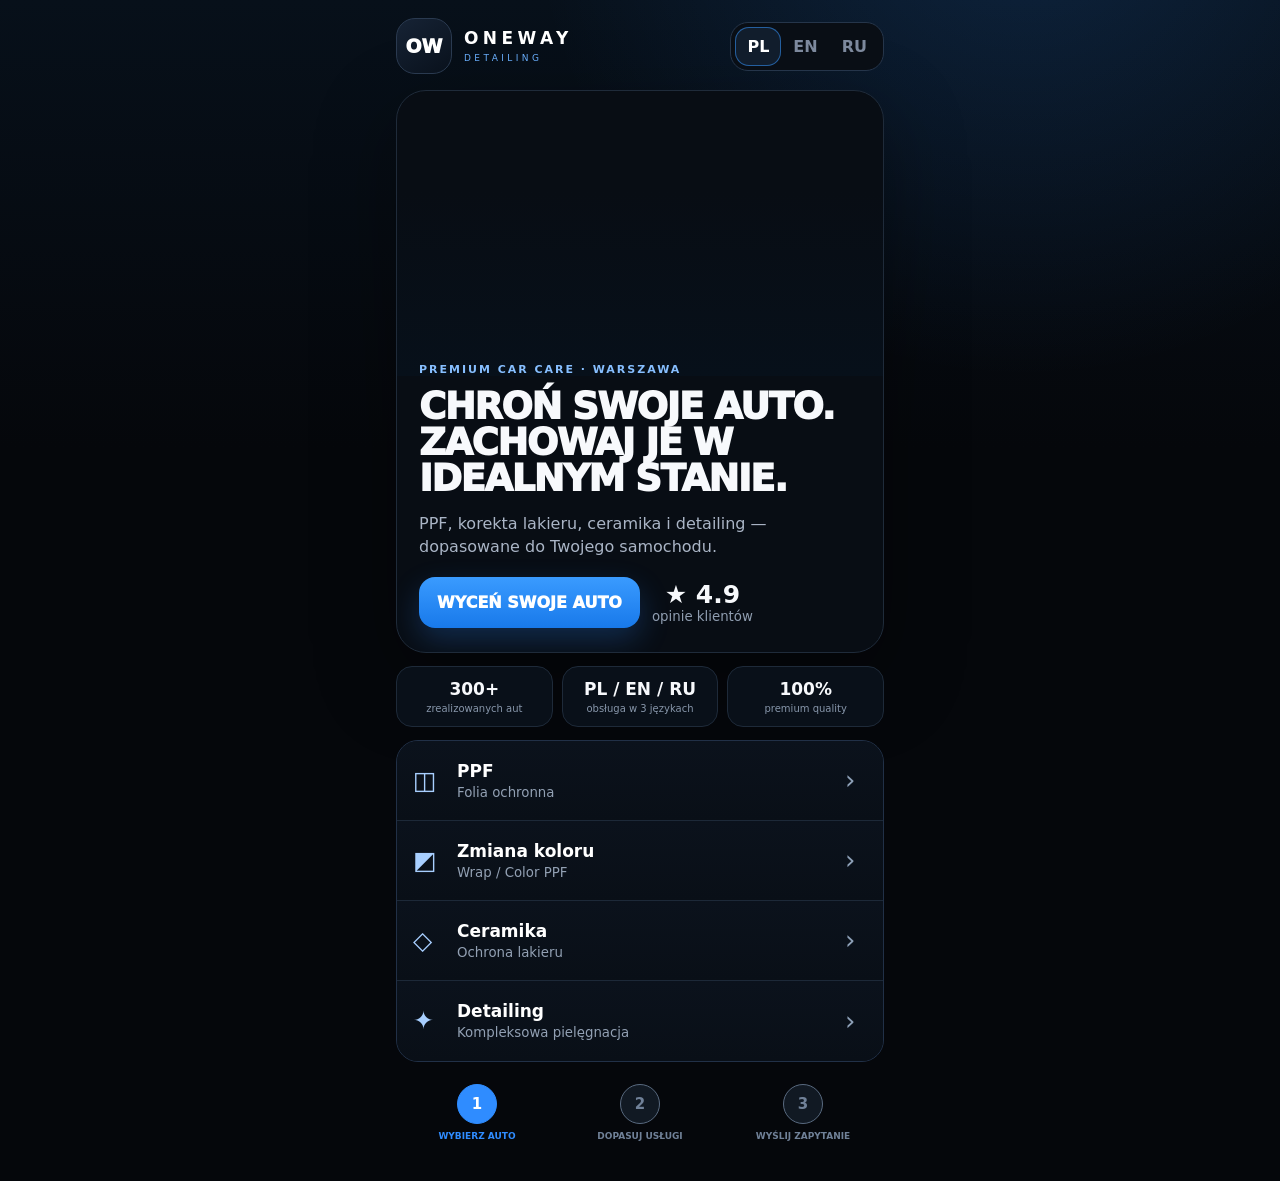
<file: index.html>
<!doctype html><html lang="pl"><head><meta charset="utf-8"><meta name="viewport" content="width=device-width,initial-scale=1,viewport-fit=cover"><meta name="theme-color" content="#05070b"><title>OneWay Detailing — Wycena</title><link rel="stylesheet" href="styles.css"></head><body><main class="app"><header class="topbar"><button class="brand" data-go="home"><span class="brand-logo">OW</span><span class="brand-copy"><b>ONEWAY</b><small>DETAILING</small></span></button><div class="langs"><button data-lang="pl" class="active">PL</button><button data-lang="en">EN</button><button data-lang="ru">RU</button></div></header><section id="home" class="screen active"><div class="hero"><div class="hero-photo"></div><div class="hero-copy"><span class="eyebrow" data-t="heroEyebrow"></span><h1 data-t="heroTitle"></h1><p data-t="heroSub"></p><div class="cta-row"><button class="primary" data-go="car" data-t="heroCta"></button><div class="rating"><b>★ 4.9</b><small data-t="reviews"></small></div></div></div></div><div class="stats"><div><b>300+</b><span data-t="cars"></span></div><div><b>PL / EN / RU</b><span data-t="langs"></span></div><div><b>100%</b><span>premium quality</span></div></div><div class="service-list"><button class="service-link" data-service-shortcut="ppf"><span class="ico">◫</span><span><b>PPF</b><small data-t="svcPpf"></small></span><span class="arr">›</span></button><button class="service-link" data-service-shortcut="color"><span class="ico">◩</span><span><b data-t="svcColor"></b><small>Wrap / Color PPF</small></span><span class="arr">›</span></button><button class="service-link" data-service-shortcut="ceramic"><span class="ico">◇</span><span><b data-t="svcCeramic"></b><small>Ochrona lakieru</small></span><span class="arr">›</span></button><button class="service-link" data-service-shortcut="detailing"><span class="ico">✦</span><span><b>Detailing</b><small>Kompleksowa pielęgnacja</small></span><span class="arr">›</span></button></div><div class="progress"><div class="active"><span>1</span>WYBIERZ AUTO</div><div><span>2</span>DOPASUJ USŁUGI</div><div><span>3</span>WYŚLIJ ZAPYTANIE</div></div></section><section id="car" class="screen"><div class="step-head"><button class="back" data-go="home">←</button><div><small data-t="step1"></small><h2 data-t="chooseCar"></h2></div></div><div class="panel"><label data-t="search"></label><div class="search-box"><span>⌕</span><input id="carSearch" autocomplete="off" data-ph="searchPh"></div><div id="results" class="results hidden"></div></div><div id="selectedCar" class="panel selected-car hidden"></div><div class="panel"><div class="selected-car"><div><b data-t="manual"></b></div><button id="manualToggle" class="secondary" data-t="manualBtn"></button></div></div><div id="manualForm" class="panel manual hidden"><input id="manualMake" data-ph="make"><input id="manualModel" data-ph="model"><input id="manualYear" data-ph="year"><button id="manualSave" class="secondary full" data-t="save"></button></div><button id="carNext" class="primary full disabled" data-t="nextService"></button></section><section id="service" class="screen"><div class="step-head"><button class="back" data-go="car">←</button><div><small data-t="step2"></small><h2 data-t="chooseService"></h2></div></div><div id="carChip" class="panel car-chip"></div><div class="tabs"><button data-service="ppf" class="active">PPF</button><button data-service="color" data-t="color"></button><button data-service="ceramic" data-t="ceramic"></button><button data-service="detailing">Detailing</button></div><div id="serviceContent"></div><button id="serviceNext" class="primary full disabled" data-t="nextSummary"></button></section><section id="summary" class="screen"><div class="step-head"><button class="back" data-go="service">←</button><div><small data-t="step3"></small><h2 data-t="summary"></h2></div></div><div id="summaryCard" class="panel summary"></div><div class="panel"><h3 data-t="location"></h3><label class="radio"><input type="radio" name="loc" checked><span><b>Odlewnicza 4</b><small>03-231 Warszawa</small></span></label><label class="radio"><input type="radio" name="loc"><span><b>Aleja Krakowska 155</b><small>02-180 Warszawa</small></span></label></div><div class="panel lead"><h3 data-t="contact"></h3><input id="leadName" data-ph="name"><input id="leadPhone" data-ph="phone" inputmode="tel"><select><option>WhatsApp</option><option>Telefon</option><option>Telegram</option></select><label class="consent"><input id="consent" type="checkbox"><span data-t="consent"></span></label><button id="sendLead" class="primary full disabled" data-t="send"></button></div><p class="fine">Orientacyjna cena nie jest ofertą handlową. Finalna wycena zależy od modelu, stanu lakieru i zakresu prac.</p></section><section id="success" class="screen success"><div class="success-icon">✓</div><h2 data-t="thanks"></h2><p data-t="thanksText"></p><button class="primary full" data-go="home" data-t="backHome"></button></section></main><script src="cars.js"></script><script src="app.js"></script></body></html>
</file>
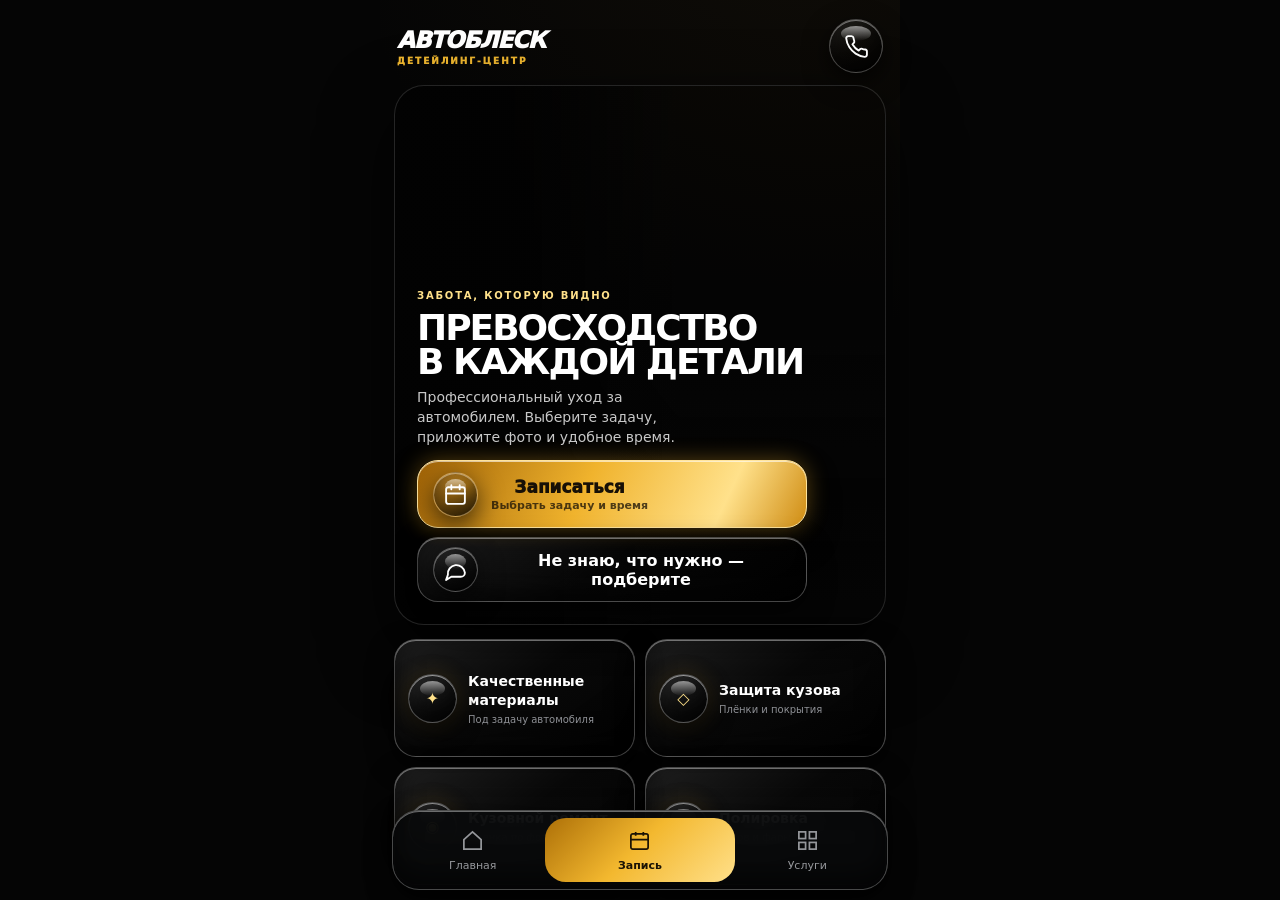
<file: autoblesk/v5/index.html>
<!doctype html><html lang="ru"><head><meta charset="utf-8"><meta name="viewport" content="width=device-width,initial-scale=1,viewport-fit=cover"><meta name="theme-color" content="#050505"><title>АВТОБЛЕСК</title><script src="https://telegram.org/js/telegram-web-app.js"></script><style>html,body{margin:0;width:100%;height:100%;overflow:hidden;background:#050505}iframe{display:block;width:100%;height:100%;border:0;background:#050505}</style></head><body><iframe id="app" src="../v4/?embedded=1&v=6" allow="camera; clipboard-write"></iframe><script>const tg=window.Telegram?.WebApp;if(tg){tg.ready();tg.expand()}const WA='79882155533';const frame=document.getElementById('app');frame.addEventListener('load',()=>{const w=frame.contentWindow,d=frame.contentDocument;try{const sendBtn=d.querySelector('#contact .cta');if(!sendBtn)throw new Error('Send button not found');sendBtn.removeAttribute('onclick');sendBtn.addEventListener('click',(e)=>{e.preventDefault();e.stopPropagation();const n=d.getElementById('name');const p=d.getElementById('phone');const m=d.getElementById('messenger');if(!n?.value.trim()||!p?.value.trim()){w.alert('Укажите имя и телефон');return}const rows=[...d.querySelectorAll('#summary .row')];const read=(label)=>{const r=rows.find(x=>x.querySelector('span')?.textContent.trim()===label);return r?.querySelector('b')?.textContent.trim()||''};const text=['Здравствуйте! Хочу оставить заявку в АВТОБЛЕСК.','',`🚗 Авто: ${read('Авто')||'не указано'}`,`🛠 Задача: ${read('Задача')||'не указано'}`,`📷 Фото: ${read('Фото')||'нет'}`,`🕒 Время: ${read('Время')||'уточнить'}`,'',`👤 Имя: ${n.value.trim()}`,`📞 Телефон: ${p.value.trim()}`,`💬 Удобная связь: ${m?.value||'не указано'}`].join('\n');const url='https://wa.me/'+WA+'?text='+encodeURIComponent(text);try{localStorage.setItem('autoblesk_last_lead',JSON.stringify({text,createdAt:new Date().toISOString()}))}catch(_){}try{if(tg?.HapticFeedback)tg.HapticFeedback.impactOccurred('medium')}catch(_){}try{if(tg&&typeof tg.openLink==='function'){tg.openLink(url);return}}catch(err){console.error('Telegram openLink failed',err)}try{window.open(url,'_blank','noopener,noreferrer')}catch(err){console.error('window.open failed',err);window.location.href=url}},true);const success=d.querySelector('#success p');if(success)success.textContent='После нажатия откроется WhatsApp АВТОБЛЕСК с готовой заявкой.'}catch(e){console.error('V5 init error',e)}});</script></body></html>
</file>
<file: styles.css>
:root{--bg:#05070b;--panel:#0a1018;--panel2:#0e1621;--text:#f7f9fc;--muted:#95a3b7;--line:#203046;--blue:#2f8cff;--blue2:#72b7ff;--radius:22px}*{box-sizing:border-box}html{background:#05070b}body{margin:0;background:radial-gradient(circle at 80% -10%,rgba(47,140,255,.16),transparent 30%),linear-gradient(180deg,#07101a 0,#05070b 38%,#05070b 100%);color:var(--text);font-family:Inter,ui-sans-serif,system-ui,-apple-system,BlinkMacSystemFont,"Segoe UI",sans-serif;min-height:100vh}button,input,select{font:inherit}button{cursor:pointer}.app{width:min(100%,520px);margin:auto;padding:18px 16px 40px;min-height:100vh}.topbar{display:flex;justify-content:space-between;align-items:center;margin-bottom:16px}.brand{display:flex;align-items:center;gap:12px;background:none;border:0;color:#fff;padding:0}.brand-logo{width:56px;height:56px;border-radius:19px;border:1px solid #2a3a50;background:linear-gradient(145deg,#162335,#09111c);display:grid;place-items:center;font-size:19px;font-weight:950}.brand-copy{display:flex;flex-direction:column;align-items:flex-start;line-height:1}.brand-copy b{font-size:17px;letter-spacing:.26em}.brand-copy small{margin-top:7px;color:#69aefc;letter-spacing:.38em;font-size:9px}.langs{display:flex;padding:4px;border:1px solid #25354a;border-radius:18px;background:#090e15}.langs button{border:0;background:transparent;color:#7d899d;padding:10px 12px;border-radius:14px;font-weight:900}.langs button.active{background:#111d2c;color:#fff;box-shadow:inset 0 0 0 1px #245f9f}.screen{display:none}.screen.active{display:block;animation:fade .18s ease}@keyframes fade{from{opacity:.3;transform:translateY(4px)}to{opacity:1;transform:none}}.hero{border:1px solid #1f2b3a;border-radius:30px;overflow:hidden;background:#080d14;box-shadow:0 28px 80px rgba(0,0,0,.35)}.hero-photo{height:285px;background:url('https://www.onewaydetailing.pl/og/default.jpg') center/cover no-repeat;position:relative}.hero-photo:after{content:"";position:absolute;inset:35% 0 0;background:linear-gradient(transparent,#07101a)}.hero-copy{padding:0 22px 24px;margin-top:-18px;position:relative}.eyebrow{color:#87bfff;font-weight:900;letter-spacing:.18em;font-size:11px}.hero h1{font-size:37px;line-height:.97;letter-spacing:-.04em;margin:12px 0 15px;font-weight:950}.hero p{color:#aab5c6;font-size:16px;line-height:1.48;margin:0 0 18px}.cta-row{display:flex;align-items:center;gap:12px}.primary,.secondary{border:0;border-radius:16px;padding:16px 18px;font-weight:950}.primary{background:linear-gradient(180deg,#3a9bff,#1879ea);color:white;box-shadow:0 12px 30px rgba(47,140,255,.24)}.secondary{background:#111a26;color:#dfeafd;border:1px solid #26374e}.primary.full,.secondary.full{width:100%}.disabled{opacity:.35;pointer-events:none}.rating{min-width:88px;text-align:center}.rating b{font-size:25px}.rating small{display:block;color:#8f9db0}.stats{display:grid;grid-template-columns:repeat(3,1fr);gap:9px;margin:13px 0}.stats div{background:#091019;border:1px solid #1e2a39;border-radius:16px;padding:12px 8px;text-align:center}.stats b{display:block;font-size:17px}.stats span{display:block;color:#8796aa;font-size:10px;margin-top:4px}.service-list{border:1px solid #213047;border-radius:22px;overflow:hidden;background:#091019}.service-link{display:grid;grid-template-columns:44px 1fr 22px;align-items:center;width:100%;border:0;border-bottom:1px solid #1d2938;background:linear-gradient(180deg,#0b121c,#090f17);color:#fff;text-align:left;padding:16px;min-height:80px}.service-link:last-child{border-bottom:0}.service-link .ico{font-size:25px;color:#a8cfff}.service-link b{font-size:17px}.service-link small{display:block;color:#92a0b3;margin-top:4px}.service-link .arr{font-size:26px;color:#8ea1b8}.progress{display:grid;grid-template-columns:repeat(3,1fr);gap:7px;margin:22px 3px 0}.progress div{text-align:center;color:#708198;font-size:9px;font-weight:900}.progress span{width:40px;height:40px;border-radius:50%;display:grid;place-items:center;margin:0 auto 7px;border:1px solid #596a80;background:#111923;font-size:15px}.progress .active{color:var(--blue)}.progress .active span{background:var(--blue);border-color:var(--blue);color:white}.step-head{display:flex;align-items:center;gap:13px;margin:16px 0 18px}.back{width:44px;height:44px;border-radius:15px;border:1px solid #223146;background:#0b111a;color:#fff;font-size:20px}.step-head small{display:block;color:#77aef2;font-size:10px;font-weight:900;letter-spacing:.15em}.step-head h2{font-size:30px;line-height:1.04;letter-spacing:-.035em;margin:4px 0 0}.panel{background:#0b111a;border:1px solid #1e2b3b;border-radius:20px;padding:16px;margin-bottom:12px}.search-box{display:flex;align-items:center;gap:9px;background:#060a10;border:1px solid #26364c;border-radius:15px;padding:0 12px}.search-box input{width:100%;border:0;background:transparent;color:white;padding:15px 0;outline:none}.results{margin-top:10px;border-top:1px solid #1e2b3b;padding-top:8px;max-height:360px;overflow:auto}.result{display:flex;justify-content:space-between;width:100%;border:0;background:transparent;color:white;padding:13px 8px;border-radius:11px;text-align:left}.result:hover{background:#101925}.hidden{display:none!important}.selected-car,.car-chip{display:flex;align-items:center;justify-content:space-between}.selected-car small,.car-chip small{display:block;color:#8e9caf;margin-top:3px}.manual{display:grid;gap:9px}.manual input,.lead input,.lead select{width:100%;background:#060a10;border:1px solid #26364c;border-radius:13px;color:white;padding:13px 14px;outline:none}.tabs{display:grid;grid-template-columns:repeat(4,1fr);gap:7px;margin-bottom:12px}.tabs button{border:1px solid #1e2b3b;background:#0b1119;color:#7e8ca0;padding:12px 7px;border-radius:12px;font-size:12px;font-weight:900}.tabs button.active{background:#12243a;border-color:#2c68a7;color:white}.vehicle-photo{height:235px;border-radius:20px;border:1px solid #213247;background-size:cover;background-position:center;margin-bottom:12px;position:relative;overflow:hidden}.vehicle-photo:after{content:"";position:absolute;inset:45% 0 0;background:linear-gradient(transparent,rgba(5,7,11,.72))}.vehicle-photo.ppf{background-image:url('https://www.onewaydetailing.pl/cases/bmw-m3-competition-pelne-oklejanie-ppf/gallery-01.webp')}.vehicle-photo.color{background-image:url('https://www.onewaydetailing.pl/cases/bmw-m4-cabrio-zmiana-koloru-ppf-styling/gallery-01.webp')}.vehicle-photo.ceramic{background-image:url('https://www.onewaydetailing.pl/cases/volvo-xc90-ppf-front-rivashield/gallery-01.webp')}.vehicle-photo.detailing{background-image:url('https://www.onewaydetailing.pl/cases/bmw-6-series-cabrio-detailing-soft-top/gallery-01.webp')}.photo-label{position:absolute;left:14px;bottom:12px;z-index:2}.photo-label b{font-size:18px}.photo-label small{display:block;color:#c2cede;margin-top:3px}.packages{display:grid;gap:10px}.package{border:1px solid #1e2b3b;background:#0b1119;border-radius:20px;padding:16px}.package.selected{border-color:#3c91f4;box-shadow:0 0 0 2px rgba(47,140,255,.08)}.package-head{display:flex;justify-content:space-between;gap:12px}.package-head b{font-size:17px}.price{color:#8fc2ff;font-weight:950;white-space:nowrap}.package p{color:#98a6b9;font-size:12px;line-height:1.45;margin:9px 0}.tags{display:flex;gap:6px;flex-wrap:wrap}.tag{font-size:10px;color:#b1cae8;background:#101c2a;border:1px solid #20334a;border-radius:999px;padding:5px 8px}.package button{margin-top:12px;width:100%}.swatches{display:grid;grid-template-columns:repeat(5,1fr);gap:8px;margin-bottom:12px}.swatch{height:52px;border-radius:13px;border:1px solid #314158}.s1{background:#1d6a45}.s2{background:#85898f}.s3{background:#153c75}.s4{background:#17191d}.s5{background:#eef1f6}.summary{padding:0;overflow:hidden}.summary-top{padding:18px;background:linear-gradient(180deg,#111a27,#0d141e);border-bottom:1px solid #1d2938}.summary-top small{color:#8fa0b7}.summary-price{font-size:36px;font-weight:950;letter-spacing:-.045em;margin-top:7px}.summary-body{padding:16px}.row{display:flex;justify-content:space-between;gap:14px;padding:11px 0;border-bottom:1px solid #1b2532}.row:last-child{border-bottom:0}.row span:first-child{color:#8f9db0}.radio{display:flex;gap:10px;align-items:flex-start;border:1px solid #202d3f;border-radius:14px;padding:12px;margin-top:8px}.radio small{display:block;color:#8e9caf;margin-top:3px}.consent{display:flex;gap:9px;color:#9aa8ba;font-size:12px;line-height:1.4;margin-top:12px}.success{text-align:center;padding-top:60px}.success-icon{width:76px;height:76px;border-radius:24px;display:grid;place-items:center;margin:0 auto 20px;background:#12345b;color:#8fc5ff;font-size:34px;border:1px solid #2b69a7}.success p{color:#9daabd;line-height:1.55}.fine{font-size:10px;color:#718094;text-align:center;line-height:1.5;padding:0 16px}@media(max-width:390px){.hero h1{font-size:33px}.hero-photo{height:250px}.tabs{grid-template-columns:repeat(2,1fr)}.stats{grid-template-columns:1fr 1fr 1fr}}
</file>
